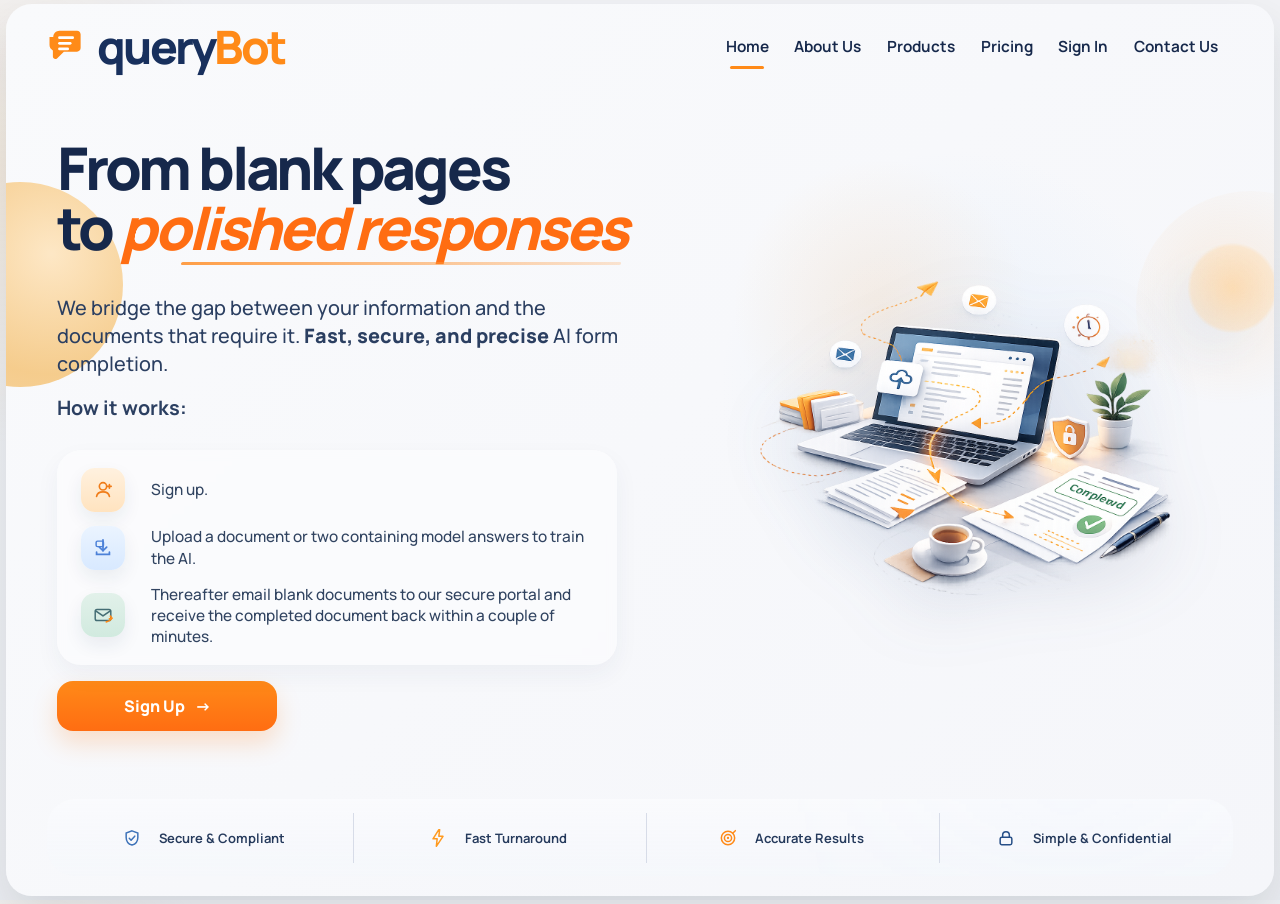
<file: wwwroot/index.html>
<!doctype html>
<html lang="en">
<head>
  <meta charset="UTF-8" />
  <meta name="viewport" content="width=device-width, initial-scale=1.0" />
  <title>queryBot</title>
  <link rel="preconnect" href="https://fonts.googleapis.com">
  <link rel="preconnect" href="https://fonts.gstatic.com" crossorigin>
  <link href="https://fonts.googleapis.com/css2?family=Manrope:wght@400;500;600;700;800&display=swap" rel="stylesheet">
  <link rel="stylesheet" href="styles.css" />
</head>
<body>
  <div class="page-shell">
    <div class="blob blob-left"></div>
    <div class="blob blob-right"></div>

    <header class="topbar">
        <a class="brand" href="index.html">
            <span class="brand-mark" aria-hidden="true">
                <svg viewBox="0 0 64 64" xmlns="http://www.w3.org/2000/svg">
                    <path d="M10 16c0-5.5 4.5-10 10-10h28c3.2 0 5.8 2.6 5.8 5.8v21.9c0 3.2-2.6 5.8-5.8 5.8H27L16 50.2c-2.5 2.4-6.6.6-6.6-2.9v-9.9A9.8 9.8 0 0 1 4 28.9V16h6z" fill="#ff8b18" />
                    <path d="M20 17h21" stroke="#fff" stroke-width="4.4" stroke-linecap="round" />
                    <path d="M20 26h17" stroke="#fff" stroke-width="4.4" stroke-linecap="round" />
                    <path d="M20 35h13" stroke="#fff" stroke-width="4.4" stroke-linecap="round" />
                </svg>
            </span>
            <span class="brand-text"><span class="brand-dark">query</span><span class="brand-accent">Bot</span></span>
        </a>

        <nav class="nav">
            <a class="active" href="#">Home</a>
            <a href="#">About Us</a>
            <a href="#">Products</a>
            <a href="#">Pricing</a>
            <a href="Account/Login">Sign In</a>
            <a href="#">Contact Us</a>
        </nav>
    </header>

    <main class="hero">
        <section class="hero-copy">
            <h1>
                From <span class="dark-keep">blank pages</span><br />
                to <span class="accent-script">polished responses</span>
            </h1>

            <p class="intro">
                We bridge the gap between your information and the documents that require it.
                <strong>Fast, secure, and precise</strong> AI form completion.
            </p>

            <p class="how-it-works"><strong>How it works:</strong></p>

            <div class="steps">
                <div class="step">
                    <div class="step-icon warm">
                        <svg viewBox="0 0 24 24" aria-hidden="true"><path d="M12 4a4 4 0 1 1 0 8 4 4 0 0 1 0-8Zm-7 15c.5-3.2 3.5-5 7-5s6.5 1.8 7 5" fill="none" stroke="currentColor" stroke-width="1.8" stroke-linecap="round" /><path d="M19 6v4m-2-2h4" fill="none" stroke="currentColor" stroke-width="1.8" stroke-linecap="round" /></svg>
                    </div>
                    <div class="step-text">Sign up.</div>
                </div>

                <div class="step">
                    <div class="step-icon cool">
                        <svg viewBox="0 0 24 24" aria-hidden="true"><path d="M12 3v12" fill="none" stroke="currentColor" stroke-width="1.9" stroke-linecap="round" /><path d="m8 11 4 4 4-4" fill="none" stroke="currentColor" stroke-width="1.9" stroke-linecap="round" stroke-linejoin="round" /><path d="M5 16.5V19h14v-2.5" fill="none" stroke="currentColor" stroke-width="1.9" stroke-linecap="round" /><rect x="4.5" y="4.5" width="8" height="6" rx="1.5" fill="none" stroke="currentColor" stroke-width="1.6" /></svg>
                    </div>
                    <div class="step-text">Upload a document or two containing model answers to train the AI.</div>
                </div>

                <div class="step">
                    <div class="step-icon mint">
                        <svg viewBox="0 0 24 24" aria-hidden="true"><path d="M4 7.5 12 13l8-5.5" fill="none" stroke="currentColor" stroke-width="1.8" stroke-linecap="round" stroke-linejoin="round" /><rect x="3.5" y="6" width="17" height="12" rx="2" fill="none" stroke="currentColor" stroke-width="1.6" /><path d="M15.6 19.5c2.4-.4 4.5-1.6 5.8-3.6" fill="none" stroke="#ff8b18" stroke-width="1.8" stroke-linecap="round" /><path d="m20 13.2 1.8 2.4-2.8.5" fill="none" stroke="#ff8b18" stroke-width="1.8" stroke-linecap="round" stroke-linejoin="round" /></svg>
                    </div>
                    <div class="step-text">Thereafter email blank documents to our secure portal and receive the completed document back within a couple of minutes.</div>
                </div>
            </div>

            <a class="btn btn-main" href="signup.html">Sign Up <span aria-hidden="true">→</span></a>
        </section>

      <section class="hero-art" aria-hidden="true">
        <img src="assets/hero-right.png" alt="" />
      </section>
    </main>

    <section class="trust-bar" aria-label="Key benefits">
      <div class="trust-item">
        <span class="trust-icon">
          <svg viewBox="0 0 24 24"><path d="M12 3.5 19 6v5.3c0 4.2-2.7 7.9-7 9.2-4.3-1.3-7-5-7-9.2V6l7-2.5Z" fill="none" stroke="currentColor" stroke-width="1.8"/><path d="m8.7 12.4 2.2 2.2 4.4-4.8" fill="none" stroke="currentColor" stroke-width="1.8" stroke-linecap="round" stroke-linejoin="round"/></svg>
        </span>
        <span>Secure &amp; Compliant</span>
      </div>
      <div class="trust-item">
        <span class="trust-icon">
          <svg viewBox="0 0 24 24"><path d="M13 2 6 13h5l-1 9 8-12h-5l1-8Z" fill="none" stroke="currentColor" stroke-width="1.8" stroke-linejoin="round"/></svg>
        </span>
        <span>Fast Turnaround</span>
      </div>
      <div class="trust-item">
        <span class="trust-icon">
          <svg viewBox="0 0 24 24"><circle cx="12" cy="12" r="8" fill="none" stroke="currentColor" stroke-width="1.8"/><circle cx="12" cy="12" r="4.3" fill="none" stroke="currentColor" stroke-width="1.8"/><circle cx="12" cy="12" r="1.4" fill="currentColor"/><path d="m17.7 6.2 3.1-3" fill="none" stroke="currentColor" stroke-width="1.8" stroke-linecap="round"/></svg>
        </span>
        <span>Accurate Results</span>
      </div>
      <div class="trust-item">
        <span class="trust-icon">
          <svg viewBox="0 0 24 24"><rect x="5" y="11" width="14" height="9" rx="2" fill="none" stroke="currentColor" stroke-width="1.8"/><path d="M8 11V8.5a4 4 0 0 1 8 0V11" fill="none" stroke="currentColor" stroke-width="1.8" stroke-linecap="round"/></svg>
        </span>
        <span>Simple &amp; Confidential</span>
      </div>
    </section>
  </div>
</body>
</html>
</file>
<file: wwwroot/styles.css>
:root{
  --page:#efeff2;
  --panel1:#f9fafc;
  --panel2:#f5f6fa;
  --ink:#16284b;
  --muted:#324765;
  --orange:#ff8a18;
  --orangeDeep:#ff6d12;
  --blueGlow:#dcecff;
  --softLine:#e6e8ef;
  --shadow:0 22px 48px rgba(28,38,60,.12);
  --shellPadX:clamp(18px, 3.2vw, 44px);
  --shellPadY:clamp(14px, 2.2vh, 28px);
}
*{box-sizing:border-box}
html,body{height:100%}
body{
  margin:0;
  font-family:"Manrope",system-ui,sans-serif;
  color:var(--ink);
  background:
    radial-gradient(circle at left 20%, rgba(255,186,102,.16), transparent 18%),
    radial-gradient(circle at right 55%, rgba(166,201,246,.14), transparent 18%),
    linear-gradient(180deg,#f1f2f5 0%, #eceef2 100%);
}
a{text-decoration:none;color:inherit}
img{max-width:100%;display:block}

.page-shell{
  position:relative;
  width:min(1460px, calc(100vw - 12px));
  min-height:min(960px, calc(100dvh - 8px));
  margin:4px auto;
  padding:var(--shellPadY) var(--shellPadX);
  overflow:hidden;
  border-radius:clamp(20px, 2vw, 34px);
  background:
    radial-gradient(circle at 69% 34%, rgba(255,191,124,.18), transparent 14%),
    radial-gradient(circle at 75% 43%, rgba(178,214,255,.18), transparent 22%),
    linear-gradient(135deg,var(--panel1),var(--panel2));
  box-shadow:var(--shadow);
  display:grid;
  grid-template-rows:auto 1fr auto;
  gap:clamp(12px, 1.6vh, 20px);
}

.blob,.dots{position:absolute;pointer-events:none}
.blob-left{
  left:-88px; top:20%;
  width:clamp(170px, 16vw, 235px); height:clamp(170px, 16vw, 235px);
  border-radius:50%;
  background:radial-gradient(circle at 65% 35%, rgba(255,225,179,.75), rgba(244,190,106,.76) 64%, rgba(244,190,106,.64) 100%);
}
.blob-right{
  right:-92px; top:21%;
  width:clamp(180px, 18vw, 255px); height:clamp(180px, 18vw, 255px);
  border-radius:50%;
  background:
    radial-gradient(circle at 42% 42%, rgba(255,215,165,.76), rgba(255,215,165,.38) 22%, transparent 24%),
    radial-gradient(circle at 32% 52%, rgba(173,210,255,.2), transparent 34%),
    radial-gradient(circle at 40% 40%, rgba(255,184,105,.16), transparent 62%);
}
.dots{
  width:80px; height:80px; opacity:.45;
  background-image:radial-gradient(rgba(255,144,25,.34) 1.15px, transparent 1.15px);
  background-size:12px 12px;
}
.dots-top{top:12%; right:3%}
.dots-left{left:2%; top:53%}

.topbar{
  position:relative; z-index:2;
  display:flex; align-items:center; justify-content:space-between;
  gap:18px;
  min-height:0;
}
.brand{display:flex; align-items:center; gap:10px; min-width:0}
.brand-mark{
  width:clamp(40px, 3.1vw, 52px);
  height:clamp(40px, 3.1vw, 52px);
  display:inline-block;
  flex:0 0 auto;
}
.brand-mark svg{width:100%; height:100%; display:block}
.brand-text{
  font-size:clamp(32px, 3.6vw, 48px);
  line-height:1;
  letter-spacing:-.055em;
  font-weight:800;
}
.brand-dark{color:#18305d}
.brand-accent{color:var(--orange)}

.nav{
  display:flex;
  flex-wrap:wrap;
  justify-content:center;
  gap:clamp(16px, 2vw, 32px);
  margin-left:auto;
  margin-right:clamp(10px, 1.2vw, 18px);
}
.nav a{
  position:relative;
  color:#16284b;
  font-weight:650;
  font-size:clamp(14px, 1.2vw, 16px);
}
.nav a.active::after{
  content:"";
  position:absolute;
  left:50%;
  transform:translateX(-50%);
  bottom:clamp(-12px, -1.1vw, -8px);
  width:34px; height:3px;
  border-radius:999px; background:var(--orange);
}

.btn{
  display:inline-flex; align-items:center; justify-content:center; gap:10px;
  color:#fff; font-weight:800;
  background:linear-gradient(180deg,var(--orange),var(--orangeDeep));
  box-shadow:0 12px 24px rgba(255,127,28,.22);
  white-space:nowrap;
}
.btn-top{
  min-width:clamp(116px, 10vw, 142px);
  height:clamp(44px, 4.6vw, 56px);
  border-radius:16px;
  font-size:clamp(15px, 1.3vw, 18px);
  padding:0 20px;
}

.hero{
  position:relative; z-index:2;
  display:grid;
  grid-template-columns:minmax(0, 1.02fr) minmax(320px, .98fr);
  align-items:center;
  gap:clamp(20px, 2.4vw, 38px);
  min-height:0;
}

.hero-copy{
  padding-left:clamp(6px, .8vw, 14px);
  min-width:0;
}

.hero-copy h1 {
  margin: 0 0 clamp(36px, 4vh, 48px);
  font-size: clamp(40px, 4.6vw, 62px);
  line-height: 1.02;
  letter-spacing: -.055em;
  font-weight: 800;
}
.hero-copy h1 .dark-keep{color:var(--ink)}

.accent-script{
  display:inline-block;
  color:var(--orangeDeep);
  font-style:italic;
  position:relative;
}
.accent-script::after{
  content:"";
  position:absolute;
  left:12%;
  right:1%;
  bottom:-.12em;
  height:3px;
  border-radius:999px;
  background:linear-gradient(90deg, rgba(255,150,55,.92), rgba(255,150,55,.22));
  transform:skewX(-12deg);
}

.how-it-works {
    margin: 0 0 clamp(24px, 3vh, 36px);
    color: #2b3f61;
    font-size: clamp(16px, 1.55vw, 20px);
    line-height: 1.42;
    font-weight: 500;
}

.intro{
  margin:0 0 clamp(14px, 1.8vh, 20px);
  max-width:62ch;
  color:#2b3f61;
  font-size:clamp(16px, 1.55vw, 20px);
  line-height:1.42;
  font-weight:500;
}
.intro strong{font-weight:800}

.steps{
  position:relative;
  width:min(100%, 560px);
  padding:clamp(14px, 1.5vw, 18px) clamp(16px, 1.9vw, 24px);
  border-radius:24px;
  background:rgba(255,255,255,.42);
  backdrop-filter:blur(4px);
  box-shadow:0 10px 24px rgba(31,52,93,.05);
}

.step {
    display: grid;
    grid-template-columns: 56px 1fr;
    gap: 14px;
    align-items: center;
}
.step + .step{margin-top:14px}
.step-icon{
  width:44px; height:44px;
  border-radius:14px;
  display:flex; align-items:center; justify-content:center;
  box-shadow:0 8px 18px rgba(31,52,93,.08);
  color:#f07c19;
}
.step-icon svg{width:22px; height:22px; display:block}
.step-icon.warm{background:linear-gradient(180deg,#fff1df,#ffe3bf)}
.step-icon.cool{background:linear-gradient(180deg,#ebf4ff,#d8e9ff); color:#4c81d8}
.step-icon.mint{background:linear-gradient(180deg,#e2f1ea,#d1eadf); color:#446d74}
.step-text{
  color:#314461;
  font-size:clamp(14px, 1.2vw, 17px);
  line-height:1.38;
  font-weight:500;
}
.step-text strong{
  font-size:inherit;
  font-weight:800;
  color:#1f3150;
}

.btn-main{
  min-width:220px;
  height:50px;
  border-radius:16px;
  margin-top:clamp(14px, 1.8vh, 20px);
  font-size:clamp(16px, 1.2vw, 18px);
  padding:0 22px;
}

.hero-art{
  position:relative;
  min-height:0;
  display:flex;
  align-items:center;
  justify-content:center;
}
.hero-art img{
  width:min(100%, 760px);
  max-height:min(55dvh, 620px);
  object-fit:contain;
  filter:drop-shadow(0 24px 34px rgba(55,75,114,.12));
}

.trust-bar{
  position:relative;
  z-index:2;
  display:grid;
  grid-template-columns:repeat(4, minmax(0, 1fr));
  gap:12px;
  padding:clamp(12px, 1.5vh, 18px) clamp(10px, 1vw, 14px);
  background:
    linear-gradient(180deg, rgba(250,251,253,.82), rgba(245,247,251,.9)),
    radial-gradient(circle at 86% 16%, rgba(160,205,255,.16), transparent 28%);
  border-radius:28px;
}
.trust-item{
  min-width:0;
  display:flex; align-items:center; justify-content:center; gap:10px;
  color:#253a5c;
  font-size:clamp(13px, 1vw, 16px);
  font-weight:650;
  text-align:center;
  padding:8px 10px;
}
.trust-item + .trust-item{border-left:1px solid #d7dce8}
.trust-icon{
  width:34px; height:34px;
  border-radius:50%;
  display:inline-flex; align-items:center; justify-content:center;
  color:#3e73b9;
  flex:0 0 auto;
}
.trust-item:nth-child(2) .trust-icon{color:#ff9a1f}
.trust-item:nth-child(3) .trust-icon{color:#ff8a18}
.trust-item:nth-child(4) .trust-icon{color:#264f87}
.trust-icon svg{width:20px; height:20px; display:block}

@media (max-width: 1180px){
  .page-shell{
    min-height:auto;
    width:min(100%, calc(100vw - 8px));
  }
  .hero{
    grid-template-columns:1fr;
    align-items:start;
  }
  .hero-copy{
    padding-left:0;
    max-width:none;
  }
  .hero-art{
    order:2;
    padding-top:4px;
  }
  .hero-art img{
    max-height:min(42dvh, 420px);
  }
  .trust-bar{
    grid-template-columns:repeat(2, minmax(0,1fr));
  }
  .trust-item:nth-child(3){
    border-left:none;
  }
}

@media (max-width: 860px){
  .page-shell{
    width:100%;
    min-height:auto;
    margin:0;
    border-radius:0;
    padding:16px;
  }
  .blob,.dots{display:none}
  .topbar{
    flex-wrap:wrap;
    justify-content:space-between;
  }
  .nav{
    order:3;
    width:100%;
    justify-content:flex-start;
    margin:0;
    gap:16px 20px;
  }
  .nav a.active::after{
    bottom:-8px;
  }
  .hero-copy h1{
    font-size:clamp(34px, 8vw, 48px);
  }
  .intro{
    font-size:16px;
  }
  .steps{
    width:100%;
  }
    .steps::before {
        content: none;
    }
  .step{
    grid-template-columns:48px 1fr;
    gap:12px;
  }
  .btn-main{
    width:100%;
  }
  .trust-bar{
    grid-template-columns:1fr;
    gap:6px;
  }
  .trust-item + .trust-item{
    border-left:none;
    border-top:1px solid #d7dce8;
  }
}

@media (max-height: 820px) and (min-width: 1181px){
  .page-shell{
    gap:10px;
    padding-top:14px;
    padding-bottom:14px;
  }
  .brand-text{font-size:clamp(28px, 3vw, 40px)}
  .hero-copy h1{font-size:clamp(34px, 4vw, 52px)}
  .intro{font-size:clamp(15px, 1.2vw, 18px); margin-bottom:12px}
  .steps{padding:12px 16px}
  .step + .step{margin-top:10px}
  .step-text{font-size:clamp(13px, .95vw, 15px)}
  .hero-art img{max-height:min(48dvh, 500px)}
  .trust-bar{padding:10px}
  .trust-item{font-size:13px}
}

.signup-form {
    display: flex;
    flex-direction: column;
    gap: 12px;
    max-width: 420px;
    margin-top: 20px;
}

    .signup-form label {
        font-weight: 600;
    }

    .signup-form input {
        padding: 12px 14px;
        border: 1px solid #d9d9d9;
        border-radius: 10px;
        font: inherit;
        width: 100%;
        box-sizing: border-box;
        background: #fff;
    }

    .signup-form .btn {
        margin-top: 12px;
        align-self: flex-start;
    }

.signup-button {
    margin-top: 16px;
    align-self: flex-start;
}

/* ---- Login page ---- */
.login-main {
  display: flex;
  align-items: center;
  justify-content: center;
}

.login-card {
  width: min(420px, 100%);
  background: rgba(255,255,255,.72);
  backdrop-filter: blur(8px);
  border-radius: 24px;
  padding: clamp(24px, 3vw, 40px);
  box-shadow: 0 16px 40px rgba(28,38,60,.10);
}

.login-card h1 {
  margin: 0 0 24px;
  font-size: clamp(24px, 2.4vw, 32px);
  font-weight: 800;
  letter-spacing: -.04em;
  color: var(--ink);
}

.login-fields {
  display: flex;
  flex-direction: column;
  gap: 14px;
  margin-bottom: 8px;
}

.login-fields label {
  display: block;
  font-weight: 600;
  font-size: 14px;
  margin-bottom: 6px;
  color: var(--muted);
}

.login-fields input {
  width: 100%;
  padding: 12px 14px;
  border: 1px solid var(--softLine);
  border-radius: 10px;
  font: inherit;
  font-size: 15px;
  background: #fff;
  color: var(--ink);
  transition: border-color .15s;
}

.login-fields input:focus {
  outline: none;
  border-color: var(--orange);
}

.login-error {
  margin: 12px 0 0;
  font-size: 14px;
  color: #c0392b;
  font-weight: 600;
}

.login-submit {
  width: 100%;
  min-width: 0;
  margin-top: 20px;
  border: none;
  cursor: pointer;
}

/* ---- Nav logout button ---- */
.nav-logout-form {
  margin: 0;
  padding: 0;
  display: inline;
}

.nav-logout-btn {
  background: none;
  border: none;
  padding: 0;
  cursor: pointer;
  font: inherit;
  font-weight: 650;
  font-size: clamp(14px, 1.2vw, 16px);
  color: #16284b;
}

/* ---- Dashboard ---- */
.dashboard-shell {
  grid-template-rows: auto 1fr;
}

/* ---- Signup form additions ---- */
.signup-form input:focus {
  outline: none;
  border-color: var(--orange);
  transition: border-color .15s;
}

.btn-main:disabled {
  opacity: 0.45;
  cursor: not-allowed;
  box-shadow: none;
}

.signup-error {
  margin: 0;
  font-size: 14px;
  color: #c0392b;
  font-weight: 600;
}

.signup-success {
  margin-top: clamp(14px, 1.8vh, 20px);
  max-width: 420px;
  padding: 14px 18px;
  border-radius: 12px;
  background: rgba(40, 167, 69, .08);
  border: 1px solid rgba(40, 167, 69, .25);
  color: #1a6e2e;
  font-weight: 600;
  font-size: 15px;
  line-height: 1.5;
}

.signup-success p {
  margin: 0;
}

.h-captcha {
  margin-top: 4px;
}

/* ---- Upload panel ---- */
.upload-panel {
  margin-top: clamp(20px, 2.6vh, 32px);
  padding: clamp(20px, 2.4vw, 30px) clamp(20px, 2.4vw, 30px);
  background: rgba(232,234,240,.62);
  border: 1.5px dashed #c2c8d8;
  border-radius: 20px;
  text-align: center;
  transition: background .15s, border-color .15s;
}

.upload-panel.drop-hover {
  background: rgba(255,186,102,.10);
  border-color: var(--orange);
}

.upload-desc {
  margin: 0 0 18px;
  font-size: clamp(14px, 1.1vw, 16px);
  font-weight: 500;
  color: var(--muted);
  line-height: 1.5;
  max-width: 46ch;
  margin-left: auto;
  margin-right: auto;
  margin-bottom: 18px;
}

.upload-drop-text {
  margin: 0 0 6px;
  font-size: clamp(15px, 1.2vw, 17px);
  font-weight: 700;
  color: var(--ink);
}

.upload-size-hint {
  margin: 0 0 10px;
  font-size: 13px;
  font-weight: 500;
  color: #829ab1;
}

.upload-or {
  margin: 0 0 14px;
  font-size: 14px;
  font-weight: 600;
  color: #829ab1;
  text-transform: uppercase;
  letter-spacing: .06em;
}

.btn-upload {
  min-width: 120px;
  height: 44px;
  border-radius: 14px;
  font-size: 15px;
  font-weight: 800;
  padding: 0 22px;
  border: none;
  cursor: pointer;
}

.upload-drag-error {
  margin: 12px 0 0;
  font-size: 13px;
  font-weight: 600;
  color: #c0392b;
}

/* ---- Upload feedback messages ---- */
.upload-feedback {
  margin: 0 0 16px;
  padding: 12px 16px;
  border-radius: 12px;
  font-size: 14px;
  font-weight: 600;
  line-height: 1.45;
}

.upload-success {
  background: rgba(40,167,69,.08);
  border: 1px solid rgba(40,167,69,.25);
  color: #1a6e2e;
}

.upload-error {
  background: rgba(192,57,43,.07);
  border: 1px solid rgba(192,57,43,.22);
  color: #c0392b;
}

/* ---- Modal ---- */
.modal-overlay {
  position: fixed;
  inset: 0;
  background: rgba(22,40,75,.38);
  backdrop-filter: blur(3px);
  display: flex;
  align-items: center;
  justify-content: center;
  z-index: 100;
  padding: 16px;
}

.modal-dialog {
  width: min(440px, 100%);
  background: var(--panel1);
  border-radius: 24px;
  padding: clamp(24px, 3vw, 36px) clamp(24px, 3vw, 36px);
  box-shadow: 0 24px 56px rgba(22,40,75,.18);
}

.modal-title {
  margin: 0 0 20px;
  font-size: clamp(20px, 2vw, 24px);
  font-weight: 800;
  letter-spacing: -.04em;
  color: var(--ink);
}

.modal-choose-label {
  display: flex;
  align-items: center;
  gap: 12px;
  padding: 14px 16px;
  border: 1.5px dashed #c2c8d8;
  border-radius: 14px;
  background: rgba(232,234,240,.5);
  cursor: pointer;
  transition: border-color .15s, background .15s;
  font-size: 14px;
  font-weight: 600;
  color: var(--muted);
  word-break: break-all;
}

.modal-choose-label:hover {
  border-color: var(--orange);
  background: rgba(255,186,102,.08);
}

.modal-choose-label svg {
  width: 28px;
  height: 28px;
  flex: 0 0 auto;
  color: var(--orange);
}

.modal-size-note {
  margin: 8px 0 0;
  font-size: 12px;
  font-weight: 500;
  color: #829ab1;
}

.modal-error {
  margin: 10px 0 0;
  font-size: 13px;
  font-weight: 600;
  color: #c0392b;
}

.modal-actions {
  display: flex;
  justify-content: flex-end;
  gap: 10px;
  margin-top: 24px;
}

.modal-btn-cancel {
  padding: 0 20px;
  height: 42px;
  border-radius: 12px;
  border: 1.5px solid var(--softLine);
  background: transparent;
  font: inherit;
  font-size: 14px;
  font-weight: 700;
  color: var(--muted);
  cursor: pointer;
  transition: border-color .15s, color .15s;
}

.modal-btn-cancel:hover {
  border-color: #9aa5bc;
  color: var(--ink);
}

.modal-btn-upload {
  padding: 0 22px;
  height: 42px;
  border-radius: 12px;
  border: none;
  background: linear-gradient(180deg, var(--orange), var(--orangeDeep));
  box-shadow: 0 8px 18px rgba(255,127,28,.22);
  font: inherit;
  font-size: 14px;
  font-weight: 800;
  color: #fff;
  cursor: pointer;
  transition: opacity .15s;
}

.modal-btn-upload:disabled {
  opacity: 0.38;
  cursor: not-allowed;
  box-shadow: none;
}
</file>
